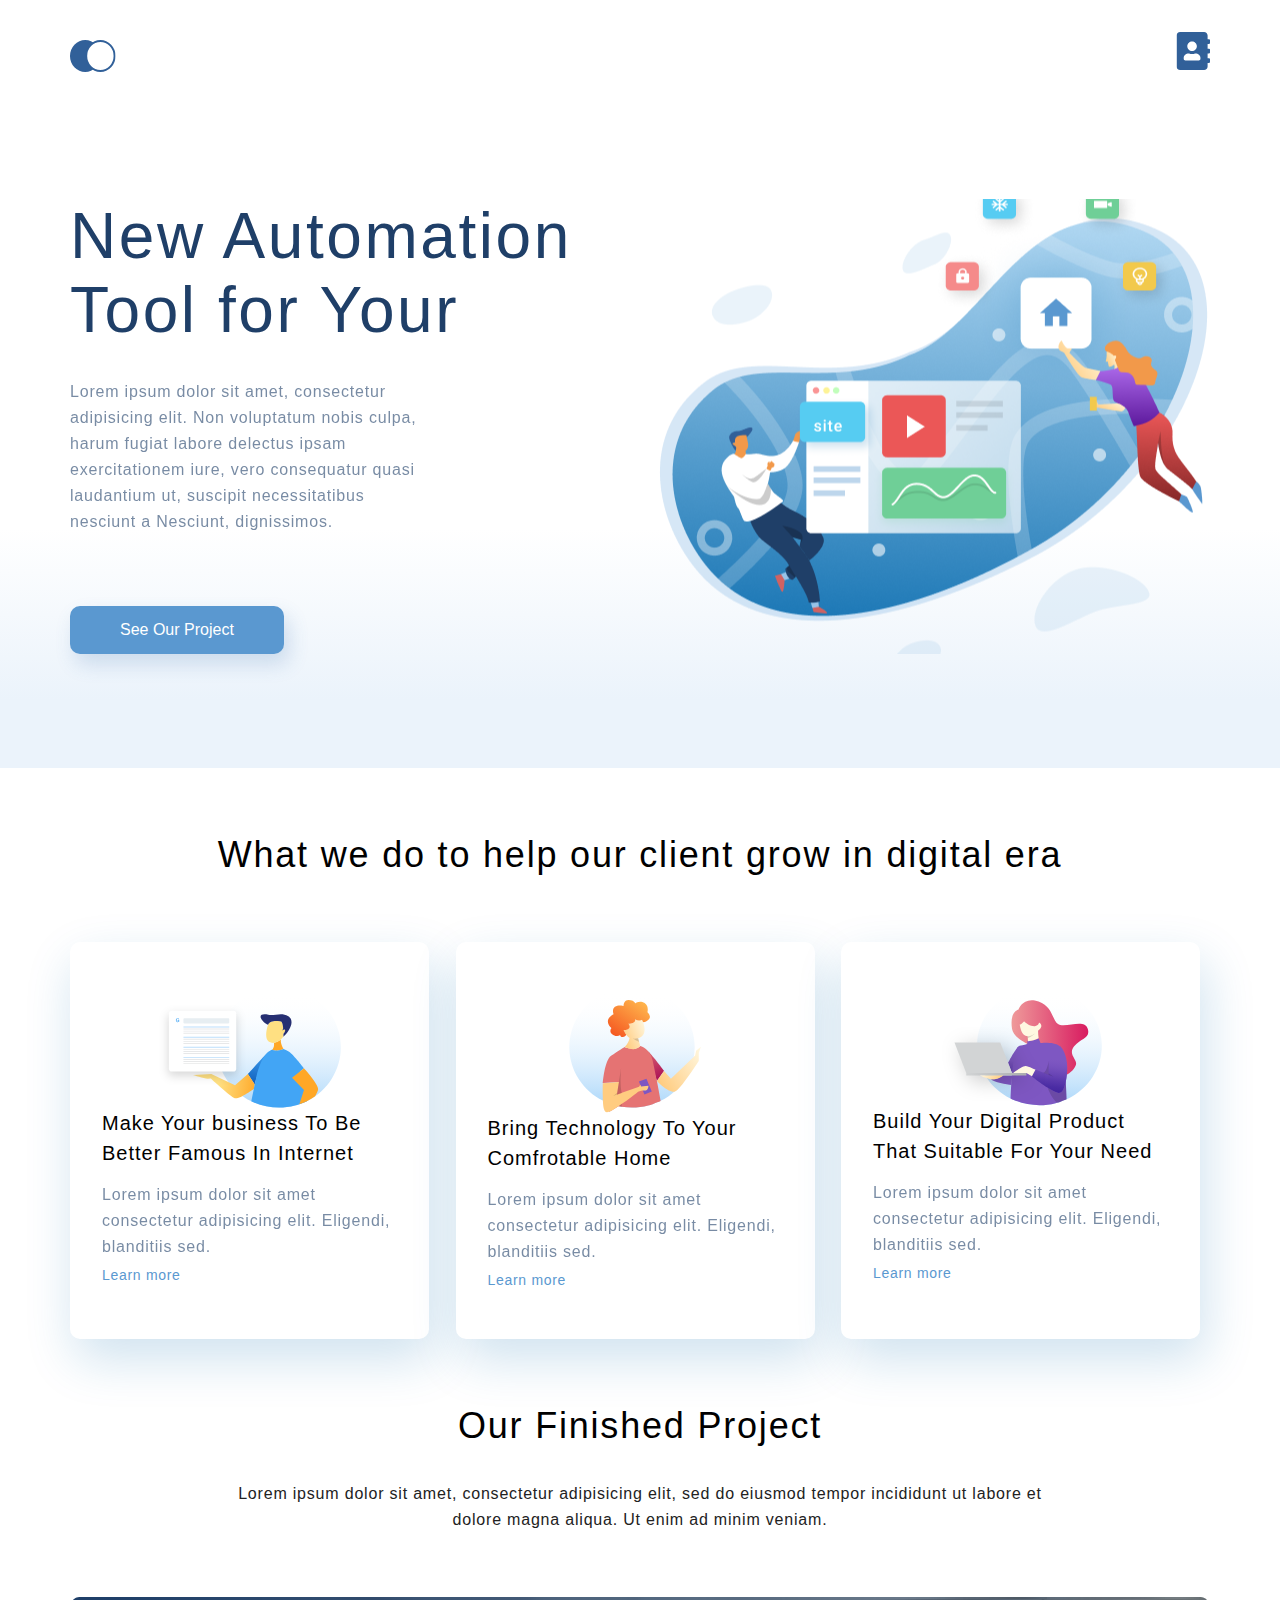
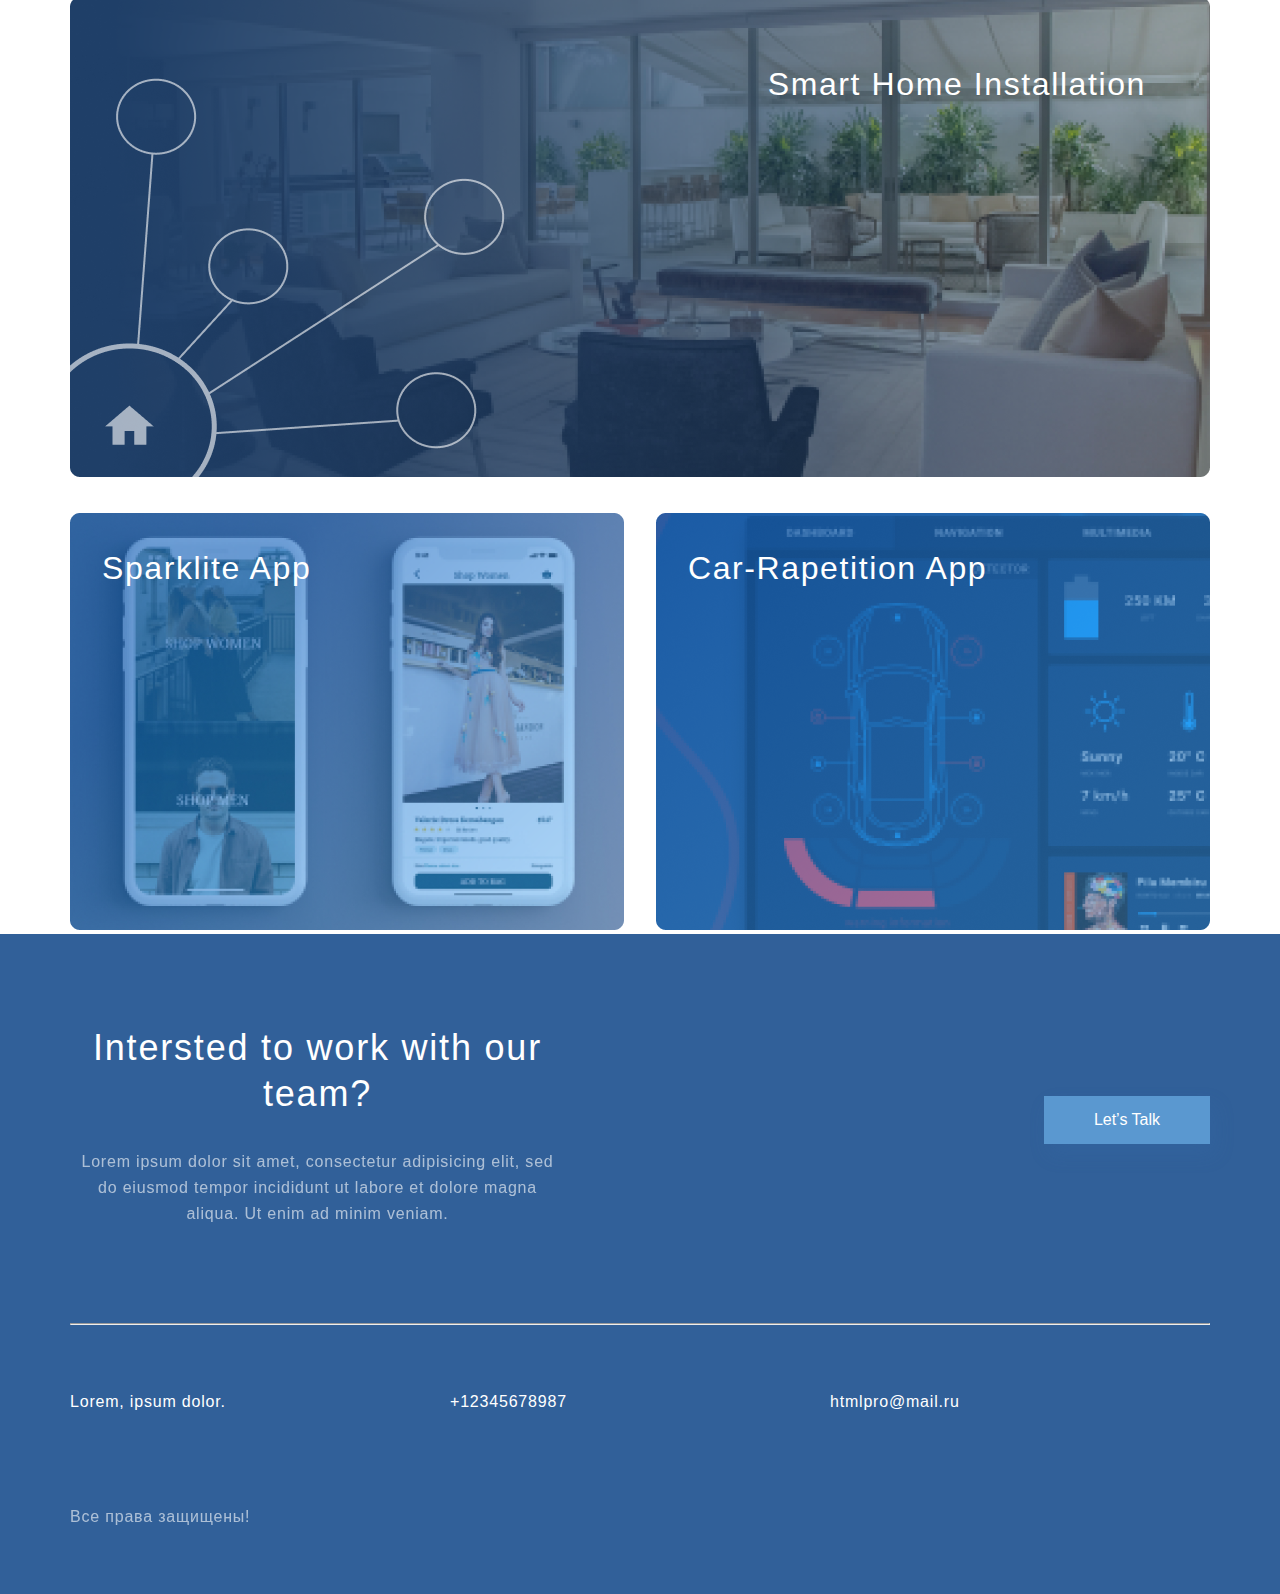
<file: index.html>
<!DOCTYPE html>
<html lang="en">

<head>
    <meta charset="UTF-8">
    <meta http-equiv="X-UA-Compatible" content="IE=edge">
    <meta name="viewport" content="width=device-width, initial-scale=1.0">
    <link rel="stylesheet" href="style.css">
    <title>Main</title>
</head>

<body>
    <div class="top_content">
        <div class="container top_box">
            <ol class="inner_menu">
                <li>
                    <a href="index.html">
                        <img src="images/Navigation.svg" alt="Главная">
                    </a>
                </li>
                <li>
                    <a href="contacts.html">
                        <img src="images/address-book-solid_1.svg" alt="Контакты">
                    </a>
                </li>
            </ol>
            <div class="top_text">
                <h1 class="top_heading">New Automation Tool for Your</h1>
                <p class="text text_h">Lorem ipsum dolor sit amet, consectetur adipisicing elit.
                    Non voluptatum nobis culpa, harum fugiat labore delectus
                    ipsam exercitationem iure, vero consequatur quasi laudantium ut,
                    suscipit necessitatibus nesciunt a Nesciunt, dignissimos.</p>
                <a href="#" class="top_button">See Our Project</a>
            </div>
        </div>
    </div>
    <div class="central_content container">
        <h3 class="heading">What we do to help our client grow in digital era</h3>
        <div class="central_columns">
            <div class="card_box">
                <div class="card">
                    <img class="card_img" src="images/card_1.svg" alt="card_img_1">
                    <h4 class="card_header">Make Your business To Be
                        Better Famous In Internet</h4>
                    <p class="text">Lorem ipsum dolor sit amet consectetur adipisicing elit. Eligendi, blanditiis sed.
                    </p>
                    <a href="#" class="card_link">Learn more</a>
                </div>
                <div class="card">
                    <img class="card_img" src="images/card_2.svg" alt="card_img_2">
                    <h4 class="card_header">Bring Technology To Your
                        Comfrotable Home</h4>
                    <p class="text">Lorem ipsum dolor sit amet consectetur adipisicing elit. Eligendi, blanditiis sed.
                    </p>
                    <a href="#" class="card_link">Learn more</a>
                </div>
                <div class="card">
                    <img class="card_img" src="images/card_3.svg" alt="card_img_1">
                    <h4 class="card_header">Build Your Digital Product
                        That Suitable For Your Need</h4>
                    <p class="text">Lorem ipsum dolor sit amet consectetur adipisicing elit. Eligendi, blanditiis sed.
                    </p>
                    <a href="#" class="card_link">Learn more</a>
                </div>
            </div>
        </div>
    </div>
    <div class="project container">
        <h3 class="heading">Our Finished Project</h3>
        <div class="text text_project">
            <p class="p">Lorem ipsum dolor sit amet, consectetur adipisicing elit, sed do eiusmod tempor incididunt ut
                labore et dolore magna aliqua. Ut enim ad minim veniam.</p>
        </div>
        <div class="project__item">
            <img class="project__img" src="images/project_img_1.png" alt="project_img_1">
            <p class="project_text">
                Smart Home Installation
            </p>
        </div>
        <div class="project_parent">
            <div class="project__item project__item_margin">
                <img class="project__img " src="images/project_img_2.png" alt="project_img_2">
                <p class="project_text_child">
                    Sparklite App
                </p>
            </div>
            <div class="project__item">
                <img class="project__img" src="images/project_img_3.png" alt="project_img_3">
                <p class="project_text_child">
                    Car-Rapetition App
                </p>
            </div>
        </div>
    </div>
    <div class="bottom_content">
        <div class="container">
            <div class="bottom_top">
                <div class="bottom_text">
                    <h3 class="bottom_heading">Intersted to work
                        with our team?</h3>
                    <p class="bottom_info">Lorem ipsum dolor sit amet, consectetur adipisicing elit, sed do eiusmod
                        tempor
                        incididunt ut labore et dolore magna aliqua. Ut enim ad minim veniam.</p>
                </div>
                <div class="bottom_top_button">
                    <a href="#" class="bottom_button">Let’s Talk</a>
                </div>
            </div>
            <div class="hr">
                <hr>
            </div>
            <div class="contacts container">
                <ol class="inner_menu_ul">
                    <li class="footer_list">Lorem, ipsum dolor.</li>
                    <li class="footer_list">+12345678987</li>
                    <li class="footer_list">htmlpro@mail.ru</li>
                </ol>
                <div class="copyright bottom_info">
                    <p class="p">Все права защищены!</p>
                </div>
            </div>
        </div>

    </div>
</body>

</html>
</file>
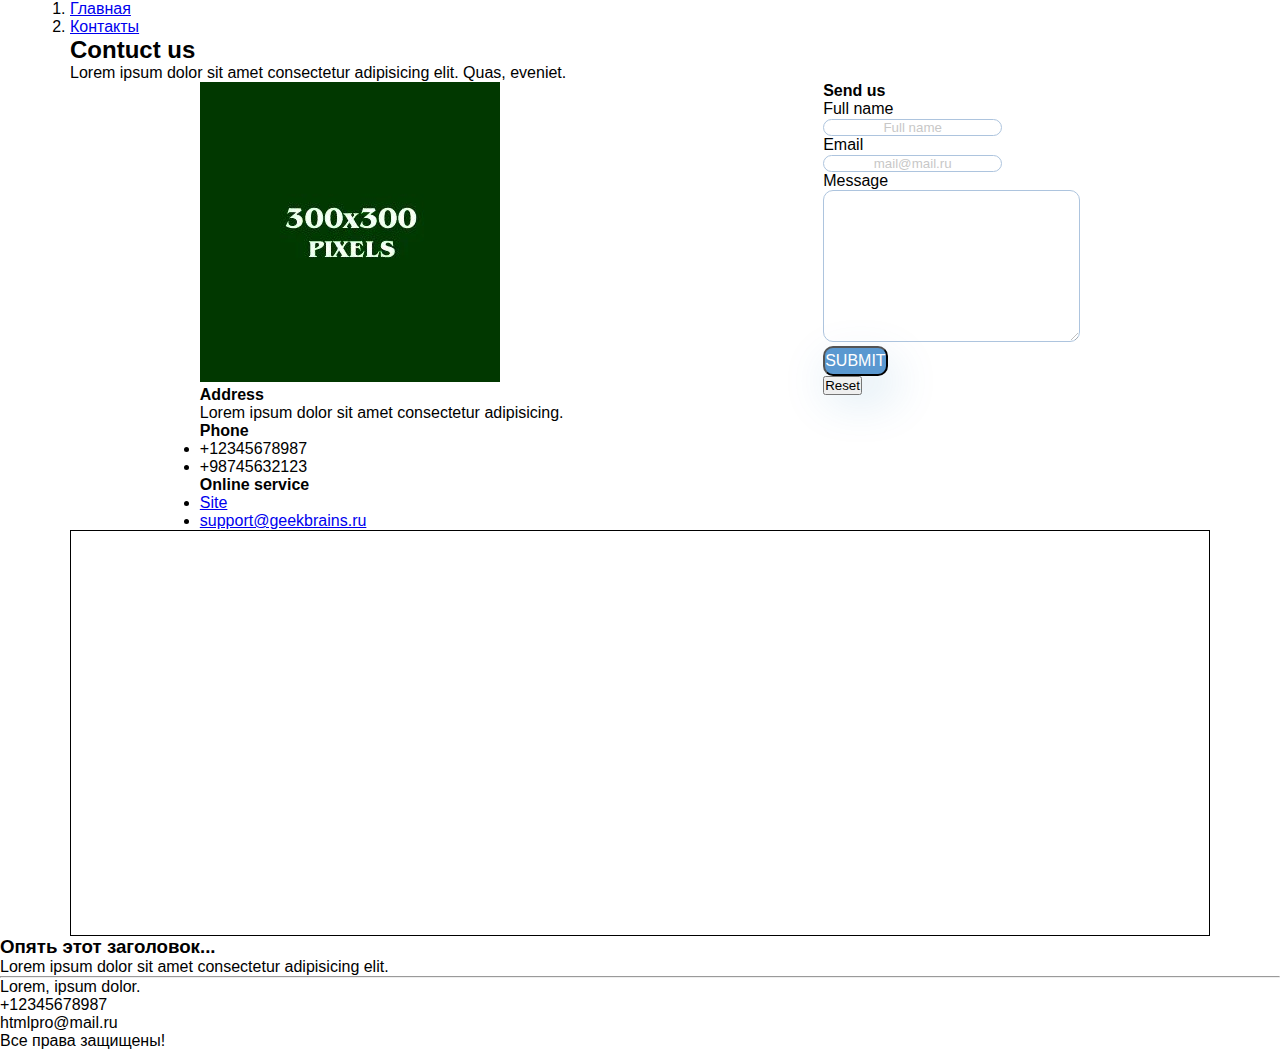
<file: contacts.html>
<!DOCTYPE html>
<html lang="en">

<head>
    <meta charset="UTF-8">
    <meta http-equiv="X-UA-Compatible" content="IE=edge">
    <meta name="viewport" content="width=device-width, initial-scale=1.0">
    <link rel="stylesheet" href="style.css">
    <title>Contucts</title>
</head>

<body>
    <div class="container">
        <div class=" menu">
            <div>
                <ol>
                    <li>
                        <a href="index.html">Главная</a>
                    </li>
                    <li>
                        <a href="contacts.html">Контакты</a>
                    </li>
                </ol>
                </li>
            </div>
        </div>
        <h2 class="h2">Contuct us</h2>
        <p class="p">Lorem ipsum dolor sit amet consectetur adipisicing elit. Quas, eveniet.</p>
        <div class="contents">
            <div class="info">
                <img src="images/i.jpg" alt="image">
                <h4 class="h4">Address</h4>
                <p class="p">Lorem ipsum dolor sit amet consectetur adipisicing.</p>
                <h4 class="h4">Phone</h4>
                <ul>
                    <li>+12345678987</li>
                    <li>+98745632123</li>
                </ul>
                <h4 class="h4">Online service</h4>
                <ul>
                    <li>
                        <a href="https://gb.ru" target="_blank">Site</a>
                    </li>
                    <li>
                        <a href="https://e.mail.ru/inbox/" target="_blank">support@geekbrains.ru</a>
                    </li>
                </ul>
            </div>
            <div class="form">
                <h4 class="h4">Send us</h4>
                <form action="#">
                    <p class="p">Full name</p>
                    <input type="text" placeholder="Full name" class="input">
                    <p class="p">Email</p>
                    <input type="email" placeholder="mail@mail.ru" class="input">
                    <p class="p">Message</p>
                    <textarea cols="30" rows="10" class="input"></textarea><br>
                    <button type="submit" class="button">Submit</button><br>
                    <button type="reset">Reset</button><br>
                </form>
            </div>
        </div>
        <div class="map">
            <iframe
                src="https://yandex.ru/map-widget/v1/?um=constructor%3Ac80e13bde92aabd07187cd9c6badc7020303d337dcba35ffa4a28cc6b39af6a9&amp;source=constructor"
                width=100% height="400" frameborder="0"></iframe>
        </div>
    </div>

    <h3 class="h3">Опять этот заголовок...</h3>
    <p class="p">Lorem ipsum dolor sit amet consectetur adipisicing elit.</p>
    <hr>
    <ul>
        <li>Lorem, ipsum dolor.</li>
        <li>+12345678987</li>
        <li>htmlpro@mail.ru</li>
    </ul>
    <p class="p">Все права защищены!</p>
</body>

</html>
</file>
<file: style.css>
* {
    font-family: sans-serif;
    margin: 0;
    padding: 0;
}

.text_h {
    width: 359px;
}

.container {
    max-width: 1140px;
    margin: 0 auto;
}

.top_box {
    display: flex;
    flex-direction: column;
    height: 100%;
}

.top_heading {
    color: #1F3F68;
    font-weight: 300;
    font-size: 64px;
    line-height: 74px;
    letter-spacing: 0.04em;
    width: 504px;
    padding-bottom: 32px;
}

.top_button {
    background: #5A98D0;
    box-shadow: 5px 10px 20px rgba(53, 110, 173, 0.2);
    border-radius: 10px;
    padding: 15px 50px;
    display: inline-block;
    margin-top: 71px;
    text-decoration: none;
    color: #FFFFFF;
}

.top_text {
    flex-grow: 1;
    background-image: url(images/illustration.png);
    background-repeat: no-repeat;
    background-position: right center;
}

.text {
    font-weight: 400;
    font-size: 16px;
    line-height: 26px;
    letter-spacing: 0.05em;
    color: #1F3F68;
    opacity: 0.6;
}


.card_header {
    font-weight: 400;
    font-size: 20px;
    line-height: 30px;
    letter-spacing: 0.05em;
    margin-bottom: 14px;
}

.card {
    background: #FFFFFF;
    box-shadow: 5px 20px 50px rgba(16, 112, 177, 0.2);
    border-radius: 10px;
    padding: 44px 32px;
    box-sizing: border-box;
    width: 359px;
    display: flex;
    flex-direction: column;
}

.card_link {
    text-decoration: none;
    font-weight: 400;
    font-size: 14px;
    line-height: 30px;
    letter-spacing: 0.05em;
    color: #5A98D0;
}


.card_img {
    align-self: center;
}


.card_box {
    display: flex;
    justify-content: space-between;
    padding-top: 64px;
}

.heading {
    font-weight: 300;
    font-size: 36px;
    line-height: 46px;
    text-align: center;
    letter-spacing: 0.05em;
    color: #000000;
}

.text_project {
    width: 75%;
    margin: 32px auto 64px;
    color: #222222;
    opacity: 1;
    text-align: center;
}

.project {
    margin-top: 64px;
}

.project__img {
    width: 100%;
}

.project__item {
    position: relative;
    flex-grow: 1;
}

.project_text {
    font-weight: 400;
    font-size: 32px;
    line-height: 46px;
    text-align: right;
    letter-spacing: 0.05em;
    color: white;
    position: absolute;
    top: 64px;
    right: 64px;
}

.project_text_child {
    font-weight: 400;
    font-size: 32px;
    line-height: 46px;
    letter-spacing: 0.05em;
    color: white;
    text-align: left;
    position: absolute;
    top: 32px;
    left: 32px;
}

.project_parent {
    display: flex;
    justify-content: space-between;
    margin-top: 32px;
}

.project__item_margin {
    margin-right: 32px;
}

.input {
    border: 1px solid #356EAD;
    box-sizing: border-box;
    border-radius: 10px;
    opacity: 0.4;
    text-align: center;
}

.button {
    background: #5A98D0;
    box-shadow: 5px 20px 50px rgba(16, 112, 177, 0.2);
    border-radius: 10px;
    font-weight: 500;
    font-size: 16px;
    line-height: 26px;
    text-align: center;
    color: #FFFFFF;
    text-transform: uppercase
}

.top_content {
    padding-left: 10px;
    padding-right: 10px;
    block-size: border-box;
    background: linear-gradient(0deg, #EBF3FB 8.84%, rgba(152, 195, 232, 0) 31.12%);
    min-height: 768px;
}


.inner_menu {
    list-style-type: none;
    display: flex;
    justify-content: space-between;
    padding-top: 32px;
    padding-bottom: 115px;
}

.central_content {
    padding-top: 64px;
}


.central_columns {
    padding-right: 10px;
    block-size: border-box;
}

.bottom_text {
    margin-right: 10px;
    block-size: border-box;
    max-width: 495px;
    text-align: center;
}

.bottom_content {
    background-color: #316099;
    padding-top: 91px;
}

.bottom_top {
    display: flex;
    justify-content: space-between;
}

.bottom_heading {
    font-weight: 400;
    font-size: 36px;
    line-height: 46px;
    letter-spacing: 0.05em;
    color: #FFFFFF;
    margin-bottom: 32px;
}

.bottom_info {
    font-weight: 400;
    font-size: 16px;
    line-height: 26px;
    letter-spacing: 0.05em;
    color: #FFFFFF;
    opacity: 0.6;
}

.hr {
    padding-top: 96px;
    padding-bottom: 64px;
}

.bottom_button {
    background: #5A98D0;
    box-shadow: 5px 10px 20px rgba(53, 110, 173, 0.2);
    padding: 15px 50px;
    display: inline-block;
    margin-top: 71px;
    text-decoration: none;
    color: #FFFFFF;
}

.copyright {
    text-align: left;
    margin-top: 64px;
    padding-bottom: 64px;
}


.width_text {
    width: 425px;
}

.head {
    font-size: 20px;
    line-height: 26px;
    color: #1F3F68;
    display: flex;
    justify-content: space-around;
    text-align: center;
}


.inner_menu_ul {
    display: flex;
    justify-content: space-between;
    font-weight: 400;
    font-size: 16px;
    line-height: 26px;
    letter-spacing: 0.05em;
    color: #FFFFFF;
    list-style-type: none;
}

.footer_list {
    flex-grow: 1;
    flex-basis: 33.3333%;
    margin-bottom: 25px;
}

.contents {
    display: flex;
    justify-content: space-around;
}


.map {
    border: 1px solid #000;
}

@media (max-width: 1024px) {
    .container {
        padding-left: 32px;
        padding-right: 32px;
    }

    .top_text {
        background-size: 40%;
    }

    .card_box {
        display: flex;
        flex-direction: column;
        align-items: center;
    }

    .card {
        margin-bottom: 32px;
    }

    .project_text_child {
        font-size: 28px;
        line-height: 46px;
        letter-spacing: 0.05em;
    }

    .inner_menu_ul {
        flex-direction: column;
    }

}

@media (max-width: 765px) {
    .container {
        padding-left: 16px;
        padding-right: 16px;
    }

    .top_heading {
        width: 100%;
        font-size: 32px;
        line-height: 38px;
        text-align: center;
        margin-bottom: 12px;
    }

    .inner_menu {
        padding-bottom: 36px;
    }

    .text_h {
        width: 100%;
        text-align: center;
    }

    .top_text {
        background-image: none;
        display: flex;
        flex-direction: column;
        align-items: center;
    }

    .top_button {
        margin-top: 32px;
        font-size: 12px;
        line-height: 26px;
        padding: 0 8px;
    }

    .top_content {
        min-height: 376px;
        padding-bottom: 41px;
    }

    .project_text {
        font-size: 16px;
        line-height: 19px;
        font-weight: 400;
        text-align: right;
        letter-spacing: 0.05em;
        color: white;
        position: absolute;
        top: 16px;
        right: 16px;
    }

    .project_parent {
        flex-direction: column;
    }

    .project__item_margin {
        width: 100%;
    }

    .project_text_child {
        font-size: 16px;
        line-height: 19px;
    }

    .bottom_content {
        padding-top: 18px;
    }

    .bottom_top {
        flex-direction: column;

    }

    .bottom_top_button {
        text-align: center;
    }

    .hr {
        padding-top: 41px;
        padding-bottom: 32px;
    }

    .copyright {
        margin-top: 37px;
        padding-bottom: 31px;
    }
}
</file>
